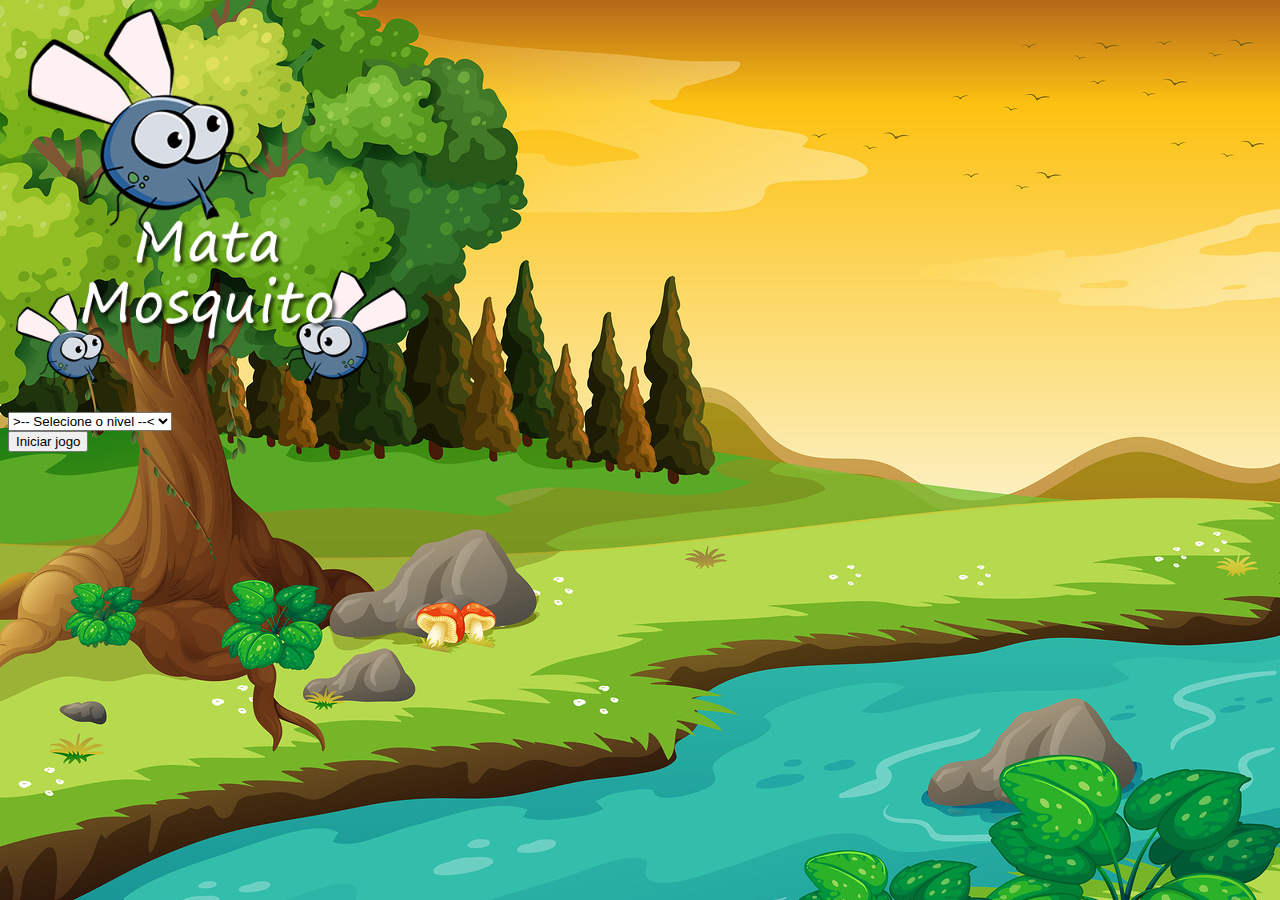
<file: index.html>
<!DOCTYPE html>
<html lang="en">
<head>
    <meta charset="UTF-8">
    <meta http-equiv="X-UA-Compatible" content="IE=edge">
    <meta name="viewport" content="width=device-width, initial-scale=1.0">
    <title>Document</title>
    <link href="https://cdn.jsdelivr.net/npm/bootstrap@5.0.2/dist/css/bootstrap.min.css" rel="stylesheet" integrity="sha384-EVSTQN3/azprG1Anm3QDgpJLIm9Nao0Yz1ztcQTwFspd3yD65VohhpuuCOmLASjC" crossorigin="anonymous">
    <link rel="stylesheet" href="style.css">
</head>
<body>
    <script>
        function iniciarJogo(){
            
            let nivel= document.getElementById("nivel").value
            if(nivel===""){
                alert("Selecione um nivel")
                return false
            }
            window.location.href="app.html?"+nivel
        }

    </script>

    <div class="container">
        <div class="row">
            <div class="col">
                <div class="d-flex justify-content-center">
                <img src="imagens/imagens/game.png" alt="">
                </div>    
            </div>
        </div>

        <div class="row">
            <div class="col">
                <div class="d-flex justify-content-center">
                    <div class="mb-2">
                        <select name="" id="nivel">
                            <option value="">>-- Selecione o nivel --<</option>
                            <option value="facil">Facil</option>
                            <option value="medio">Medio</option>
                            <option value="dificil">Dificil</option>
                        </select>
                    </div>
                </div>
            </div>
        </div>

        <div class="row">
            <div class="col">
                <div class="d-flex justify-content-center">
                    <button id="btn" class="btn btn-danger btn-lg" >Iniciar jogo</button>
                </div>    
            </div>
        </div>
    </div>

    <script>
        let btn=document.getElementById("btn").addEventListener("click",function(){
        iniciarJogo()
        })
        
</script>
</body>
</html>
</file>
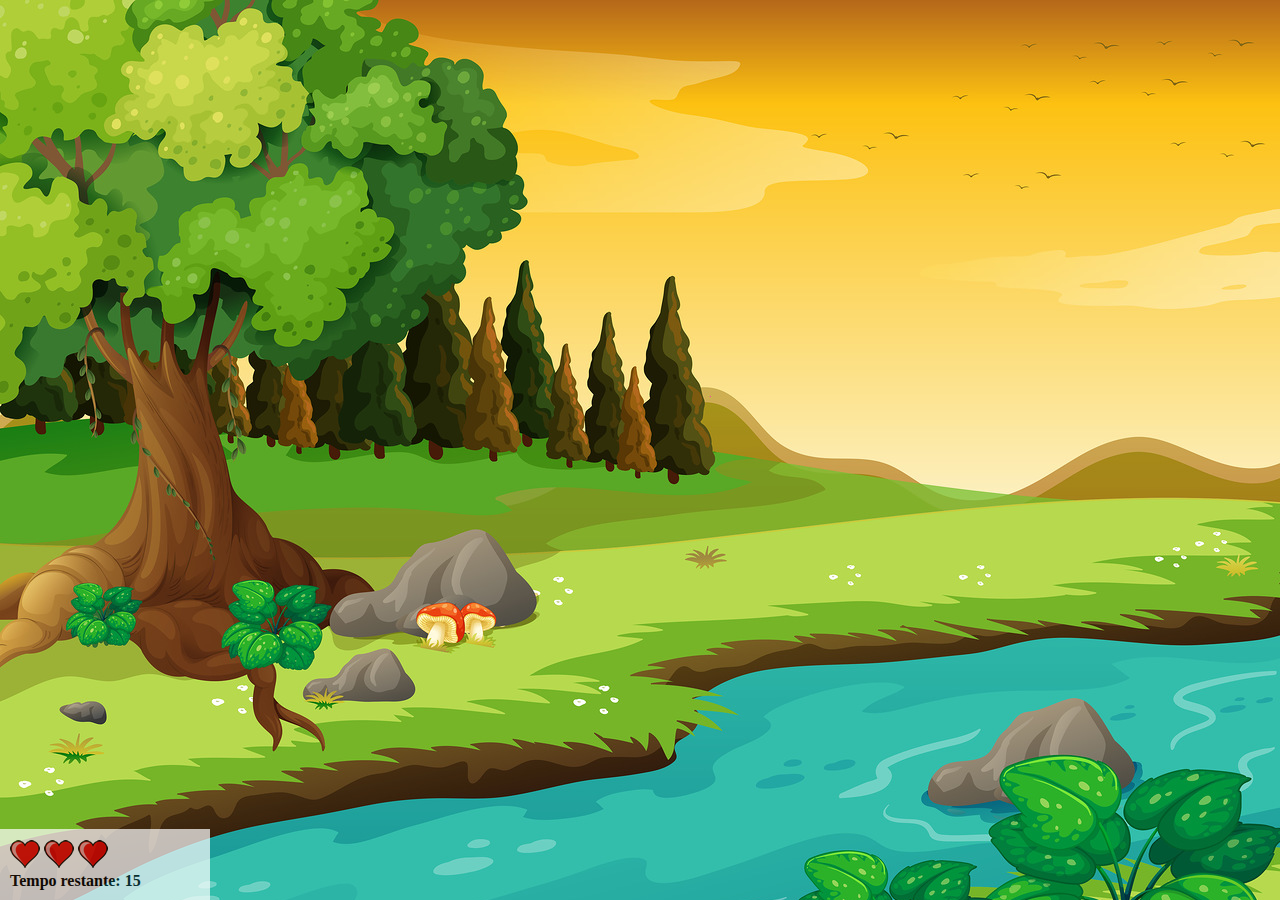
<file: app.html>
<!DOCTYPE html>
<html lang="en">
<head>
    <meta charset="UTF-8">
    <meta http-equiv="X-UA-Compatible" content="IE=edge">
    <meta name="viewport" content="width=device-width, initial-scale=1.0">
    <title>Document</title>
    <script defer src="jogo.js"></script>
    <link rel="stylesheet" href="style.css">
</head>
<body onresize="ajustaTamanhoPalcoJogo()">
    <div class="painel">
        <div class="vidas">
            <img id="v1" src="imagens/imagens/coracao_cheio.png" alt="">
            <img id="v2" src="imagens/imagens/coracao_cheio.png" alt="">
            <img id="v3" src="imagens/imagens/coracao_cheio.png" alt="">
        </div>
        <div class="cronometro">Tempo restante: <span id="cronometro"></span> </div>
    </div>
</body>
</html>
</file>
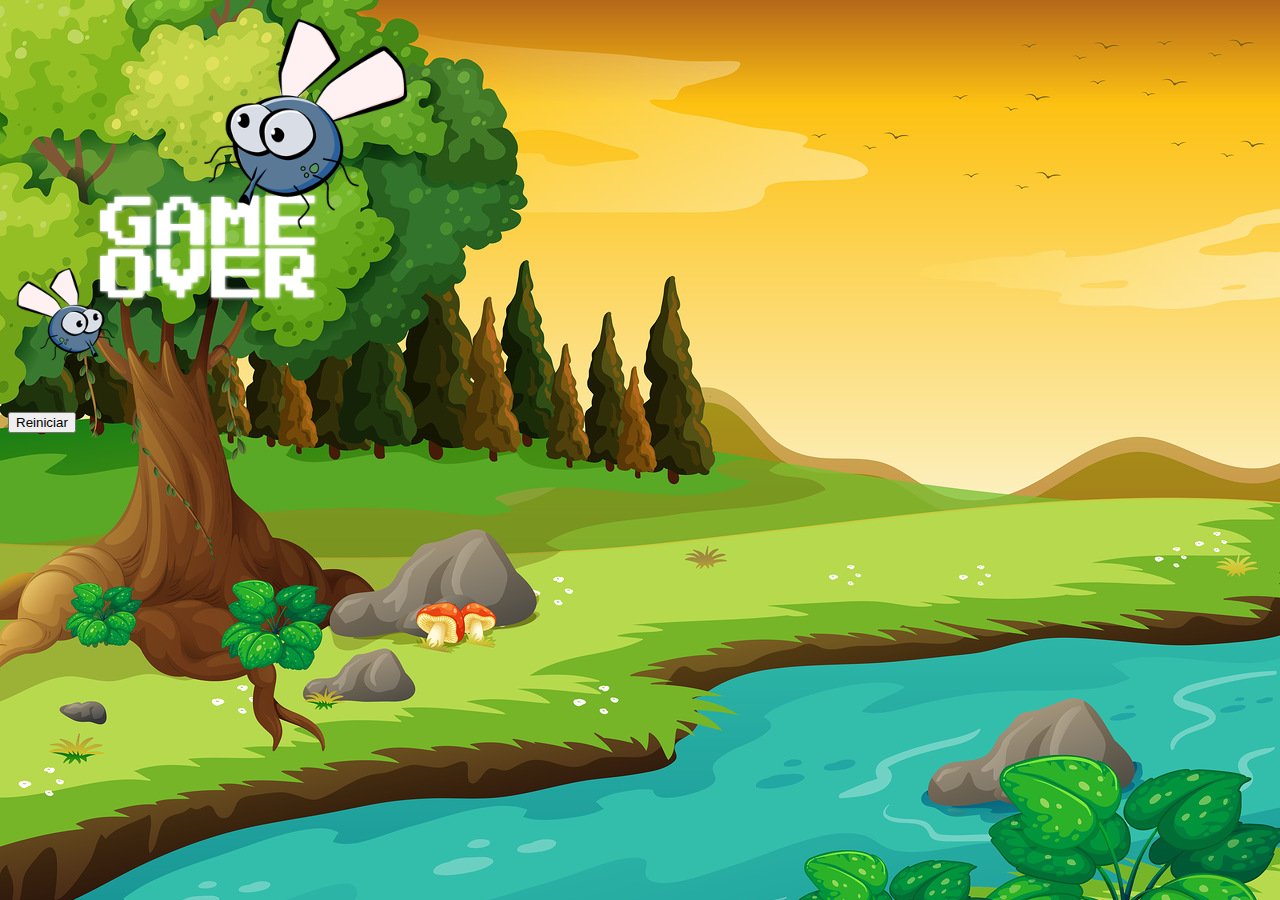
<file: fim_de_jogo.html>
<!DOCTYPE html>
<html lang="en">
<head>
    <meta charset="UTF-8">
    <meta http-equiv="X-UA-Compatible" content="IE=edge">
    <meta name="viewport" content="width=device-width, initial-scale=1.0">
    <title>Document</title>
    <link href="https://cdn.jsdelivr.net/npm/bootstrap@5.0.2/dist/css/bootstrap.min.css" rel="stylesheet" integrity="sha384-EVSTQN3/azprG1Anm3QDgpJLIm9Nao0Yz1ztcQTwFspd3yD65VohhpuuCOmLASjC" crossorigin="anonymous">
    <link rel="stylesheet" href="style.css">
</head>
<body>
    <div class="container">
        <div class="row">
            <div class="col">
                <div class="d-flex justify-content-center">
                <img src="imagens/imagens/game_over.png" alt="">
                </div>    
            </div>
        </div>

        <div class="row">
            <div class="col">
                <div class="d-flex justify-content-center">
                    <button id="btn" class="btn btn-dark btn-lg">Reiniciar</button>
                </div>    
            </div>
        </div>
    </div>

    <script>
        let btn=document.getElementById("btn").addEventListener("click",function()
        {
            window.location.href= "index.html"
        })
        
</script>
</body>
</html>
</file>
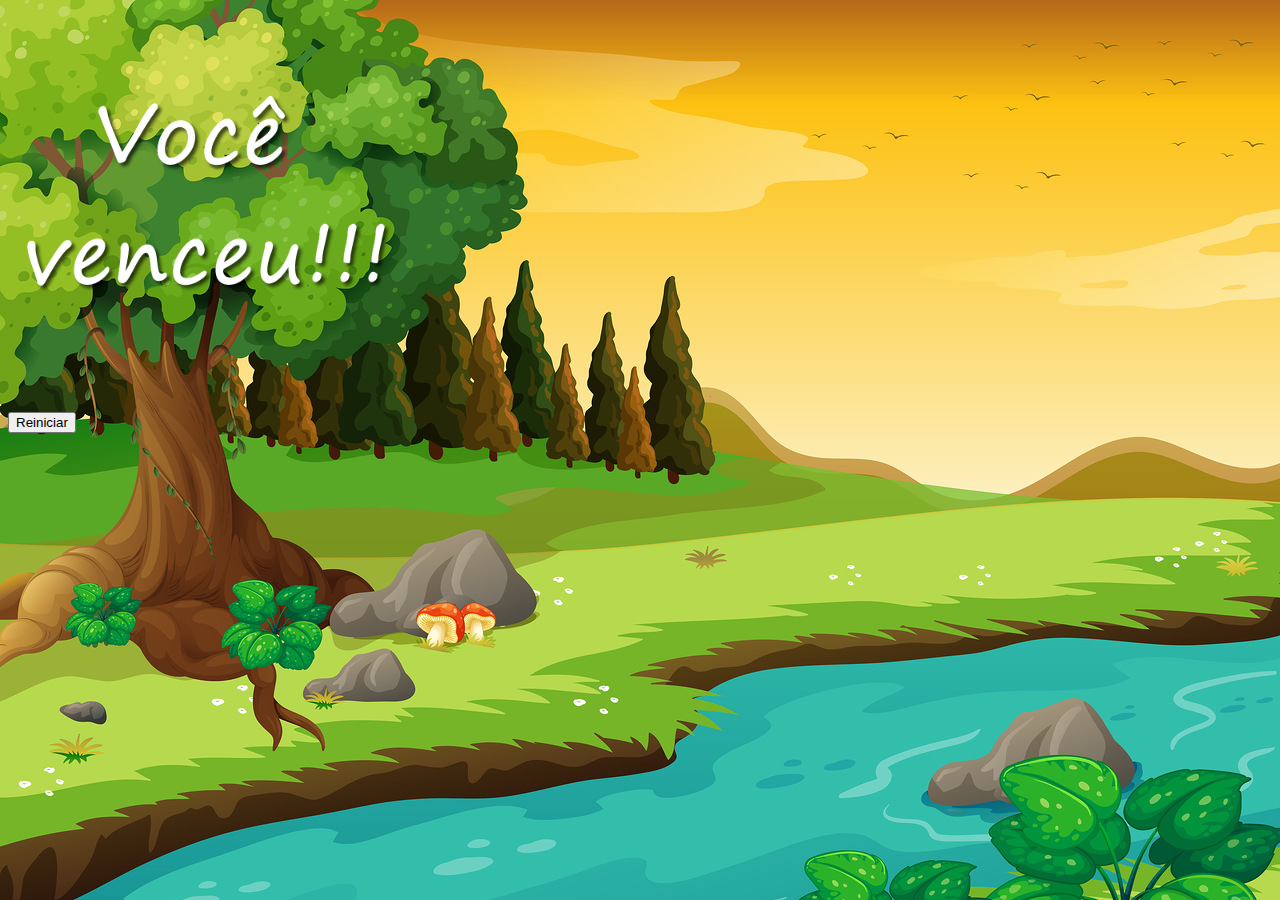
<file: vitoria.html>
<!DOCTYPE html>
<html lang="en">
<head>
    <meta charset="UTF-8">
    <meta http-equiv="X-UA-Compatible" content="IE=edge">
    <meta name="viewport" content="width=device-width, initial-scale=1.0">
    <title>Document</title>
    <link href="https://cdn.jsdelivr.net/npm/bootstrap@5.0.2/dist/css/bootstrap.min.css" rel="stylesheet" integrity="sha384-EVSTQN3/azprG1Anm3QDgpJLIm9Nao0Yz1ztcQTwFspd3yD65VohhpuuCOmLASjC" crossorigin="anonymous">
    <link rel="stylesheet" href="style.css">
</head>
<body>
    <div class="container">
        <div class="row">
            <div class="col">
                <div class="d-flex justify-content-center">
                <img src="imagens/imagens/vitoria.png" alt="">
                </div>    
            </div>
        </div>

        <div class="row">
            <div class="col">
                <div class="d-flex justify-content-center">
                    <button id="btn" class="btn btn-dark btn-lg">Reiniciar</button>
                </div>    
            </div>
        </div>
    </div>

    <script>
        let btn=document.getElementById("btn").addEventListener("click",function()
        {
            window.location.href= "index.html"
        })
        
</script>
</body>
</html>
</file>
<file: style.css>
html {
  cursor: url(imagens/imagens/mata_mosca.png) 30 30, auto;
}
body {
  background-image: url(imagens/imagens/bg.jpg);
  background-repeat: no-repeat;
}
.mosquito1 {
  width: 50px;
  height: 50px;
}
.mosquito2 {
  height: 70px;
  width: 70px;
}

.mosquito3 {
  height: 90px;
  width: 90px;
}

.ladoA {
  transform: scaleX(1);
}

.ladoB {
  transform: scaleX(-1);
}

.painel {
  position: absolute;
  width: 190px;
  padding: 10px;
  left: 0px;
  bottom: 0px;
  border-top: solid 1px white;
  background-color: white;
  opacity: 0.7;
}

.vidas {
  float: left;
}

.cronometro {
  float: left;
  font: 20px;
  font-weight: bold;
}

.container .row .col div img {
  height: 400px;
}
</file>
